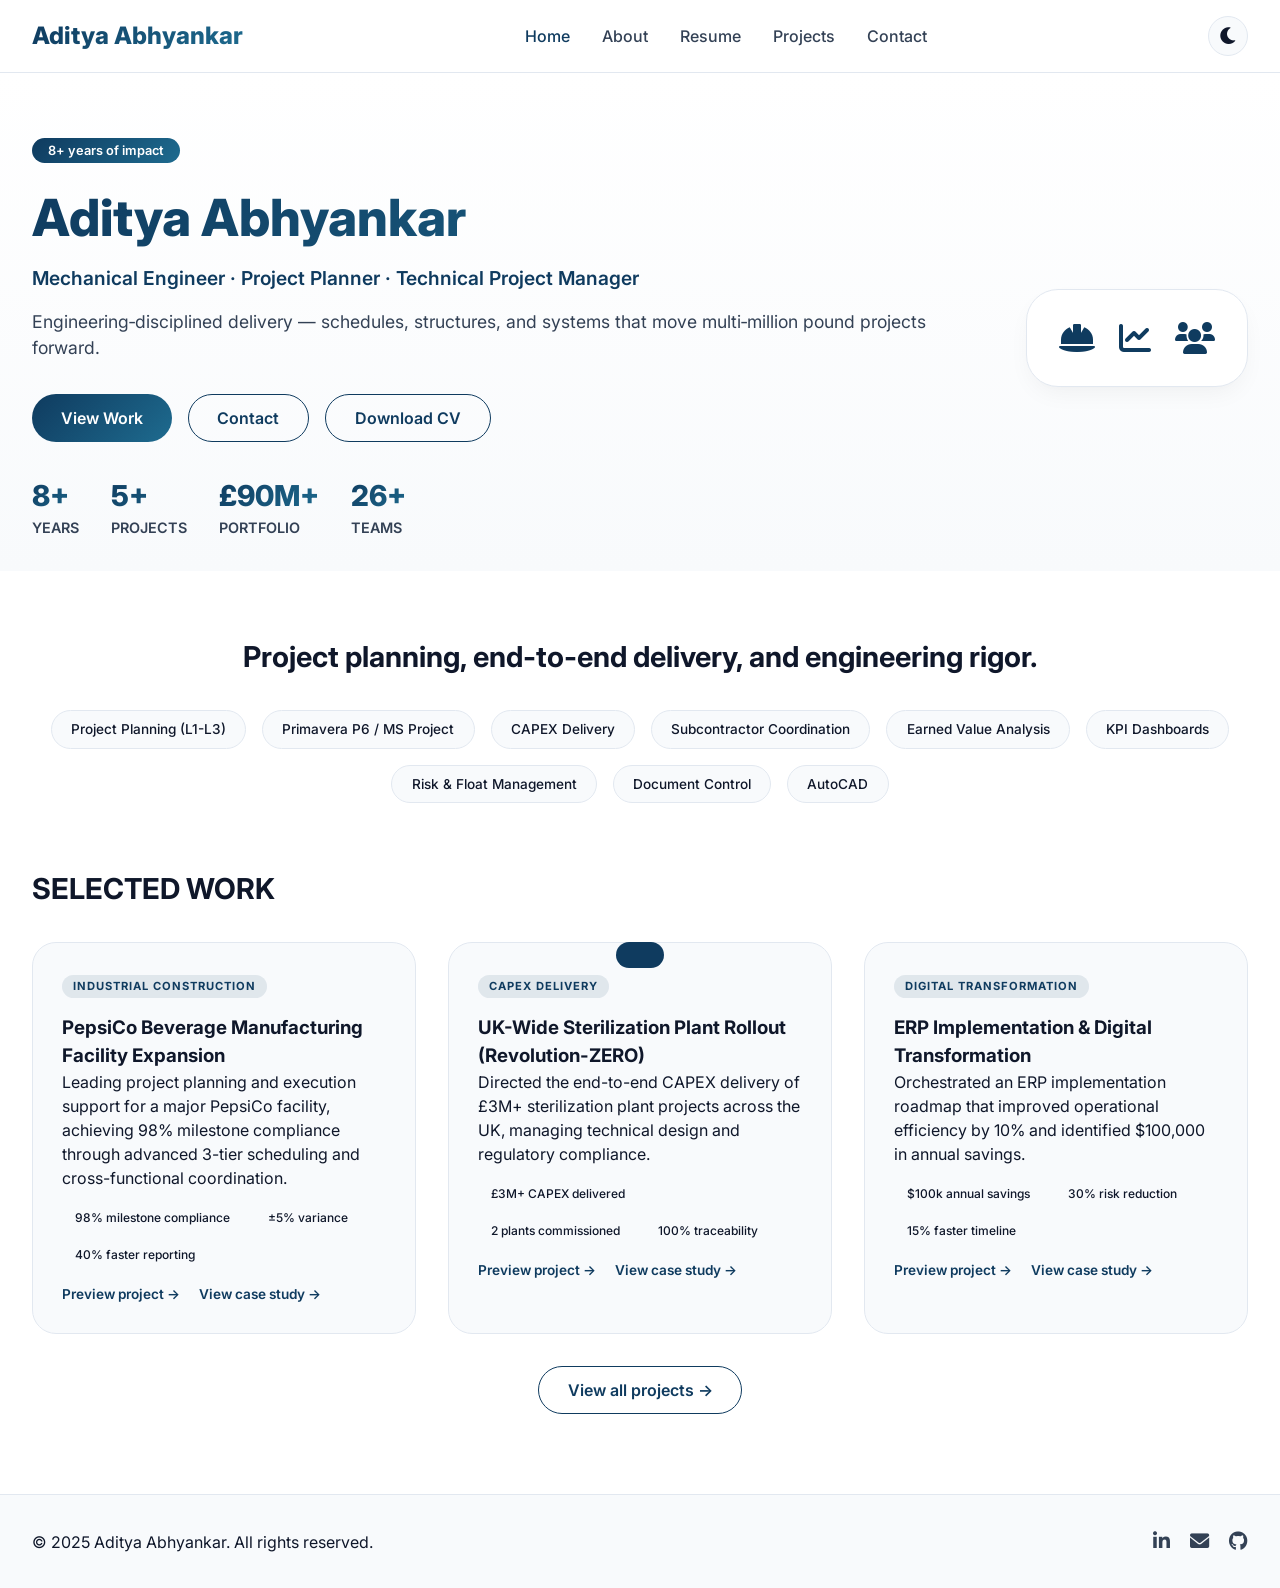
<file: index.html>
<!DOCTYPE html>
<html lang="en">
<head>
  <meta charset="UTF-8">
  <meta name="viewport" content="width=device-width, initial-scale=1.0">
  <title>Aditya Abhyankar | Mechanical Engineer & Project Manager</title>
  <link href="https://fonts.googleapis.com/css2?family=Inter:opsz,wght@14..32,300;400;500;600;700;800&display=swap" rel="stylesheet">
  <link rel="stylesheet" href="https://cdnjs.cloudflare.com/ajax/libs/font-awesome/6.0.0-beta3/css/all.min.css">
  <link rel="stylesheet" href="css/style.css">
  <script src="js/script.js" defer></script>
</head>
<body>
  <header class="navbar">
    <div class="container nav-container">
      <a href="index.html" class="logo">Aditya Abhyankar</a>
      <nav class="nav-links">
        <a href="index.html" class="nav-link active">Home</a>
        <a href="about.html" class="nav-link">About</a>
        <a href="resume.html" class="nav-link">Resume</a>
        <a href="projects.html" class="nav-link">Projects</a>
        <a href="contact.html" class="nav-link">Contact</a>
      </nav>
      <button class="theme-toggle" id="darkModeToggle"><i class="fas fa-moon"></i><i class="fas fa-sun" style="display:none;"></i></button>
    </div>
  </header>

  <main>
    <section class="hero">
      <div class="container hero-grid">
        <div class="hero-text fade-up">
          <div class="hero-badge">8+ years of impact</div>
          <h1>Aditya Abhyankar</h1>
          <p class="hero-titles">Mechanical Engineer · Project Planner · Technical Project Manager</p>
          <p class="hero-description">Engineering‑disciplined delivery — schedules, structures, and systems that move multi‑million pound projects forward.</p>
          <div class="hero-buttons">
            <a href="projects.html" class="btn btn-primary">View Work</a>
            <a href="contact.html" class="btn btn-outline">Contact</a>
            <a href="assets/Aditya_Abhyankar_CV.pdf" class="btn btn-outline" download>Download CV</a>
          </div>
          <div class="stats-row">
            <div class="stat-item"><span class="stat-number">8+</span> YEARS</div>
            <div class="stat-item"><span class="stat-number">5+</span> PROJECTS</div>
            <div class="stat-item"><span class="stat-number">£90M+</span> PORTFOLIO</div>
            <div class="stat-item"><span class="stat-number">26+</span> TEAMS</div>
          </div>
        </div>
        <div class="hero-visual fade-up delay-1">
          <div class="hero-badge-card">
            <i class="fas fa-hard-hat"></i>
            <i class="fas fa-chart-line"></i>
            <i class="fas fa-users"></i>
          </div>
        </div>
      </div>
    </section>

    <section class="competencies container fade-up">
      <h2>Project planning, end‑to‑end delivery, and engineering rigor.</h2>
      <div class="competency-grid">
        <span>Project Planning (L1-L3)</span><span>Primavera P6 / MS Project</span><span>CAPEX Delivery</span>
        <span>Subcontractor Coordination</span><span>Earned Value Analysis</span><span>KPI Dashboards</span>
        <span>Risk & Float Management</span><span>Document Control</span><span>AutoCAD</span>
      </div>
    </section>

    <section class="featured-projects container fade-up">
      <h2>SELECTED WORK</h2>
      <div class="projects-preview-grid" id="featuredProjectsGrid">
        <!-- Will be populated by JS -->
      </div>
      <div class="text-center"><a href="projects.html" class="btn btn-outline">View all projects →</a></div>
    </section>
  </main>

  <footer class="footer">
    <div class="container footer-flex">
      <p>© 2025 Aditya Abhyankar. All rights reserved.</p>
      <div class="social-links">
        <a href="https://www.linkedin.com/in/aditya-abhyankar-249370194" target="_blank"><i class="fab fa-linkedin-in"></i></a>
        <a href="mailto:Aditya.abhyankar22@gmail.com"><i class="fas fa-envelope"></i></a>
        <a href="#"><i class="fab fa-github"></i></a>
      </div>
    </div>
  </footer>
  <div id="toast" class="toast"></div>
  <div id="modal" class="modal">
    <div class="modal-content">
      <span class="modal-close">&times;</span>
      <div id="modal-body"></div>
    </div>
  </div>
  <button id="scrollTopBtn" class="scroll-top"><i class="fas fa-chevron-up"></i></button>
</body>
</html>
</file>
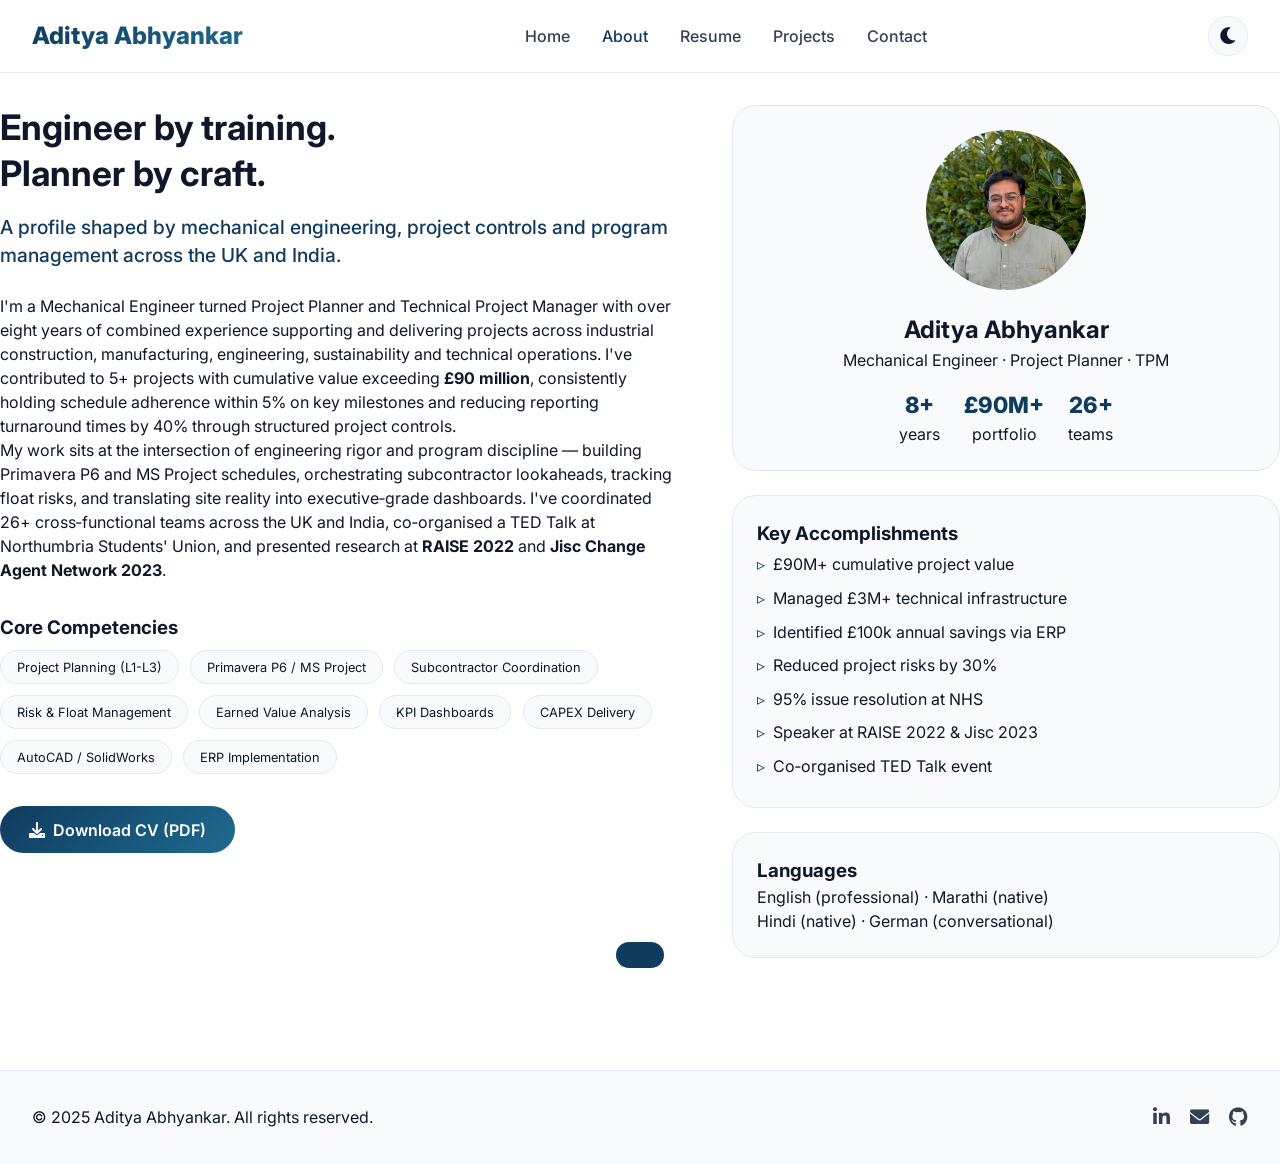
<file: about.html>
<!DOCTYPE html>
<html lang="en">
<head>
  <meta charset="UTF-8">
  <meta name="viewport" content="width=device-width, initial-scale=1.0">
  <title>About | Aditya Abhyankar</title>
  <link href="https://fonts.googleapis.com/css2?family=Inter:opsz,wght@14..32,300;400;500;600;700;800&display=swap" rel="stylesheet">
  <link rel="stylesheet" href="https://cdnjs.cloudflare.com/ajax/libs/font-awesome/6.0.0-beta3/css/all.min.css">
  <link rel="stylesheet" href="css/style.css">
  <script src="js/script.js" defer></script>
</head>
<body>
  <header class="navbar">
    <div class="container nav-container">
      <a href="index.html" class="logo">Aditya Abhyankar</a>
      <nav class="nav-links">
        <a href="index.html" class="nav-link">Home</a>
        <a href="about.html" class="nav-link active">About</a>
        <a href="resume.html" class="nav-link">Resume</a>
        <a href="projects.html" class="nav-link">Projects</a>
        <a href="contact.html" class="nav-link">Contact</a>
      </nav>
      <button class="theme-toggle" id="darkModeToggle"><i class="fas fa-moon"></i><i class="fas fa-sun" style="display:none;"></i></button>
    </div>
  </header>

  <main class="container page-padding">
    <div class="about-grid">
      <div class="about-text fade-up">
        <h1>Engineer by training.<br>Planner by craft.</h1>
        <p class="lead">A profile shaped by mechanical engineering, project controls and program management across the UK and India.</p>
        <p>I'm a Mechanical Engineer turned Project Planner and Technical Project Manager with over eight years of combined experience supporting and delivering projects across industrial construction, manufacturing, engineering, sustainability and technical operations. I've contributed to 5+ projects with cumulative value exceeding <strong>£90 million</strong>, consistently holding schedule adherence within 5% on key milestones and reducing reporting turnaround times by 40% through structured project controls.</p>
        <p>My work sits at the intersection of engineering rigor and program discipline — building Primavera P6 and MS Project schedules, orchestrating subcontractor lookaheads, tracking float risks, and translating site reality into executive‑grade dashboards. I've coordinated 26+ cross‑functional teams across the UK and India, co‑organised a TED Talk at Northumbria Students' Union, and presented research at <strong>RAISE 2022</strong> and <strong>Jisc Change Agent Network 2023</strong>.</p>
        <div class="core-competencies">
          <h3>Core Competencies</h3>
          <div class="competency-tags">
            <span>Project Planning (L1-L3)</span><span>Primavera P6 / MS Project</span><span>Subcontractor Coordination</span>
            <span>Risk & Float Management</span><span>Earned Value Analysis</span><span>KPI Dashboards</span>
            <span>CAPEX Delivery</span><span>AutoCAD / SolidWorks</span><span>ERP Implementation</span>
          </div>
        </div>
        <a href="assets/Aditya_Abhyankar_CV.pdf" class="btn btn-primary" download><i class="fas fa-download"></i> Download CV (PDF)</a>
      </div>
      <div class="about-sidebar fade-up delay-1">
        <div class="profile-card">
          <img src="assets/profile.jpeg" alt="Aditya Abhyankar" class="profile-img" onerror="this.src='https://via.placeholder.com/200?text=Photo'">
          <h2>Aditya Abhyankar</h2>
          <p>Mechanical Engineer · Project Planner · TPM</p>
          <div class="profile-stats">
            <div><span>8+</span> years</div>
            <div><span>£90M+</span> portfolio</div>
            <div><span>26+</span> teams</div>
          </div>
        </div>
        <div class="accomplishment-card">
          <h3>Key Accomplishments</h3>
          <ul>
            <li>£90M+ cumulative project value</li>
            <li>Managed £3M+ technical infrastructure</li>
            <li>Identified £100k annual savings via ERP</li>
            <li>Reduced project risks by 30%</li>
            <li>95% issue resolution at NHS</li>
            <li>Speaker at RAISE 2022 & Jisc 2023</li>
            <li>Co‑organised TED Talk event</li>
          </ul>
        </div>
        <div class="language-card">
          <h3>Languages</h3>
          <p>English (professional) · Marathi (native)<br>Hindi (native) · German (conversational)</p>
        </div>
      </div>
    </div>
  </main>

  <footer class="footer">
    <div class="container footer-flex">
      <p>© 2025 Aditya Abhyankar. All rights reserved.</p>
      <div class="social-links">
        <a href="https://www.linkedin.com/in/aditya-abhyankar-249370194" target="_blank"><i class="fab fa-linkedin-in"></i></a>
        <a href="mailto:Aditya.abhyankar22@gmail.com"><i class="fas fa-envelope"></i></a>
        <a href="#"><i class="fab fa-github"></i></a>
      </div>
    </div>
  </footer>
  <div id="toast" class="toast"></div>
  <div id="modal" class="modal">
    <div class="modal-content">
      <span class="modal-close">&times;</span>
      <div id="modal-body"></div>
    </div>
  </div>
  <button id="scrollTopBtn" class="scroll-top"><i class="fas fa-chevron-up"></i></button>
</body>
</html>
</file>
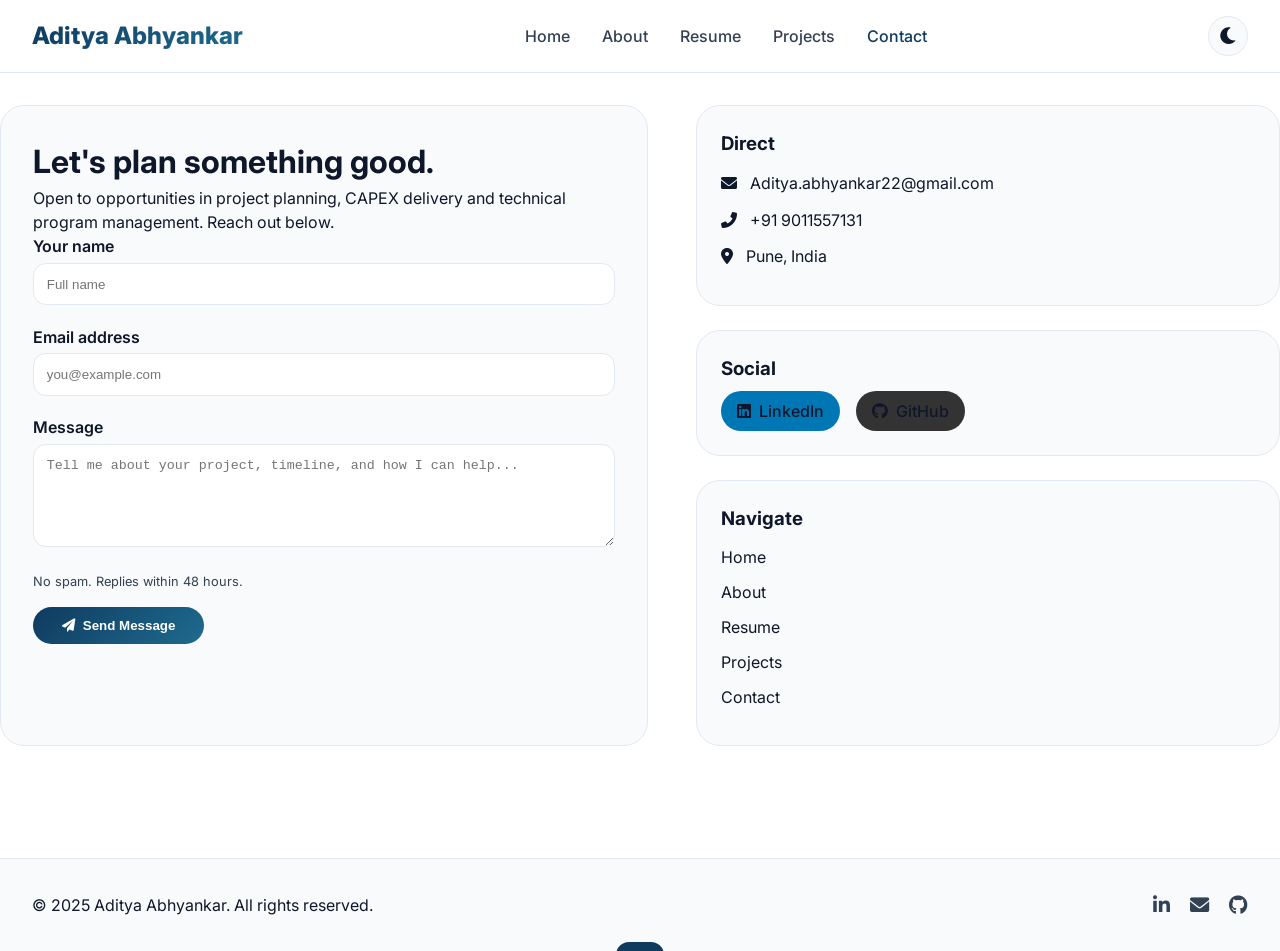
<file: contact.html>
<!DOCTYPE html>
<html lang="en">
<head>
  <meta charset="UTF-8">
  <meta name="viewport" content="width=device-width, initial-scale=1.0">
  <title>Contact | Aditya Abhyankar</title>
  <link href="https://fonts.googleapis.com/css2?family=Inter:opsz,wght@14..32,300;400;500;600;700;800&display=swap" rel="stylesheet">
  <link rel="stylesheet" href="https://cdnjs.cloudflare.com/ajax/libs/font-awesome/6.0.0-beta3/css/all.min.css">
  <link rel="stylesheet" href="css/style.css">
  <script src="js/script.js" defer></script>
</head>
<body>
  <header class="navbar">
    <div class="container nav-container">
      <a href="index.html" class="logo">Aditya Abhyankar</a>
      <nav class="nav-links">
        <a href="index.html" class="nav-link">Home</a>
        <a href="about.html" class="nav-link">About</a>
        <a href="resume.html" class="nav-link">Resume</a>
        <a href="projects.html" class="nav-link">Projects</a>
        <a href="contact.html" class="nav-link active">Contact</a>
      </nav>
      <button class="theme-toggle" id="darkModeToggle"><i class="fas fa-moon"></i><i class="fas fa-sun" style="display:none;"></i></button>
    </div>
  </header>

  <main class="container page-padding">
    <div class="contact-grid">
      <div class="contact-form-col fade-up">
        <h1>Let's plan something good.</h1>
        <p>Open to opportunities in project planning, CAPEX delivery and technical program management. Reach out below.</p>
        <!-- Web3Forms free endpoint – sends email directly to you -->
        <form id="contactForm" action="https://api.web3forms.com/submit" method="POST">
          <input type="hidden" name="access_key" value="e556db48-9042-4daa-9ee9-b294963e883f">
          <input type="hidden" name="subject" value="New message from Aditya's Portfolio">
          <input type="hidden" name="from_name" value="Portfolio Contact">
          <input type="hidden" name="replyto" id="replyto-field">
          <input type="checkbox" name="botcheck" style="display: none;">
          <div class="form-group">
            <label>Your name</label>
            <input type="text" name="name" id="name" placeholder="Full name" required>
          </div>
          <div class="form-group">
            <label>Email address</label>
            <input type="email" name="email" id="email" placeholder="you@example.com" required>
          </div>
          <div class="form-group">
            <label>Message</label>
            <textarea name="message" id="message" rows="5" placeholder="Tell me about your project, timeline, and how I can help..." required></textarea>
          </div>
          <p class="form-note">No spam. Replies within 48 hours.</p>
          <button type="submit" class="btn btn-primary"><i class="fas fa-paper-plane"></i> Send Message</button>
        </form>
      </div>
      <div class="contact-info-col fade-up delay-1">
        <div class="contact-card">
          <h3>Direct</h3>
          <p><i class="fas fa-envelope"></i> <a href="mailto:Aditya.abhyankar22@gmail.com">Aditya.abhyankar22@gmail.com</a></p>
          <p><i class="fas fa-phone-alt"></i> +91 9011557131</p>
          <p><i class="fas fa-map-marker-alt"></i> Pune, India</p>
        </div>
        <div class="contact-card">
          <h3>Social</h3>
          <div class="social-buttons">
            <a href="https://www.linkedin.com/in/aditya-abhyankar-249370194" target="_blank" class="social-btn linkedin"><i class="fab fa-linkedin"></i> LinkedIn</a>
            <a href="#" class="social-btn github"><i class="fab fa-github"></i> GitHub</a>
          </div>
        </div>
        <div class="contact-card">
          <h3>Navigate</h3>
          <ul class="nav-links-vertical">
            <li><a href="index.html">Home</a></li>
            <li><a href="about.html">About</a></li>
            <li><a href="resume.html">Resume</a></li>
            <li><a href="projects.html">Projects</a></li>
            <li><a href="contact.html">Contact</a></li>
          </ul>
        </div>
      </div>
    </div>
  </main>

  <footer class="footer">
    <div class="container footer-flex">
      <p>© 2025 Aditya Abhyankar. All rights reserved.</p>
      <div class="social-links">
        <a href="https://www.linkedin.com/in/aditya-abhyankar-249370194" target="_blank"><i class="fab fa-linkedin-in"></i></a>
        <a href="mailto:Aditya.abhyankar22@gmail.com"><i class="fas fa-envelope"></i></a>
        <a href="#"><i class="fab fa-github"></i></a>
      </div>
    </div>
  </footer>
  <div id="toast" class="toast"></div>
  <div id="modal" class="modal">
    <div class="modal-content">
      <span class="modal-close">&times;</span>
      <div id="modal-body"></div>
    </div>
  </div>
  <button id="scrollTopBtn" class="scroll-top"><i class="fas fa-chevron-up"></i></button>
</body>
</html>
</file>
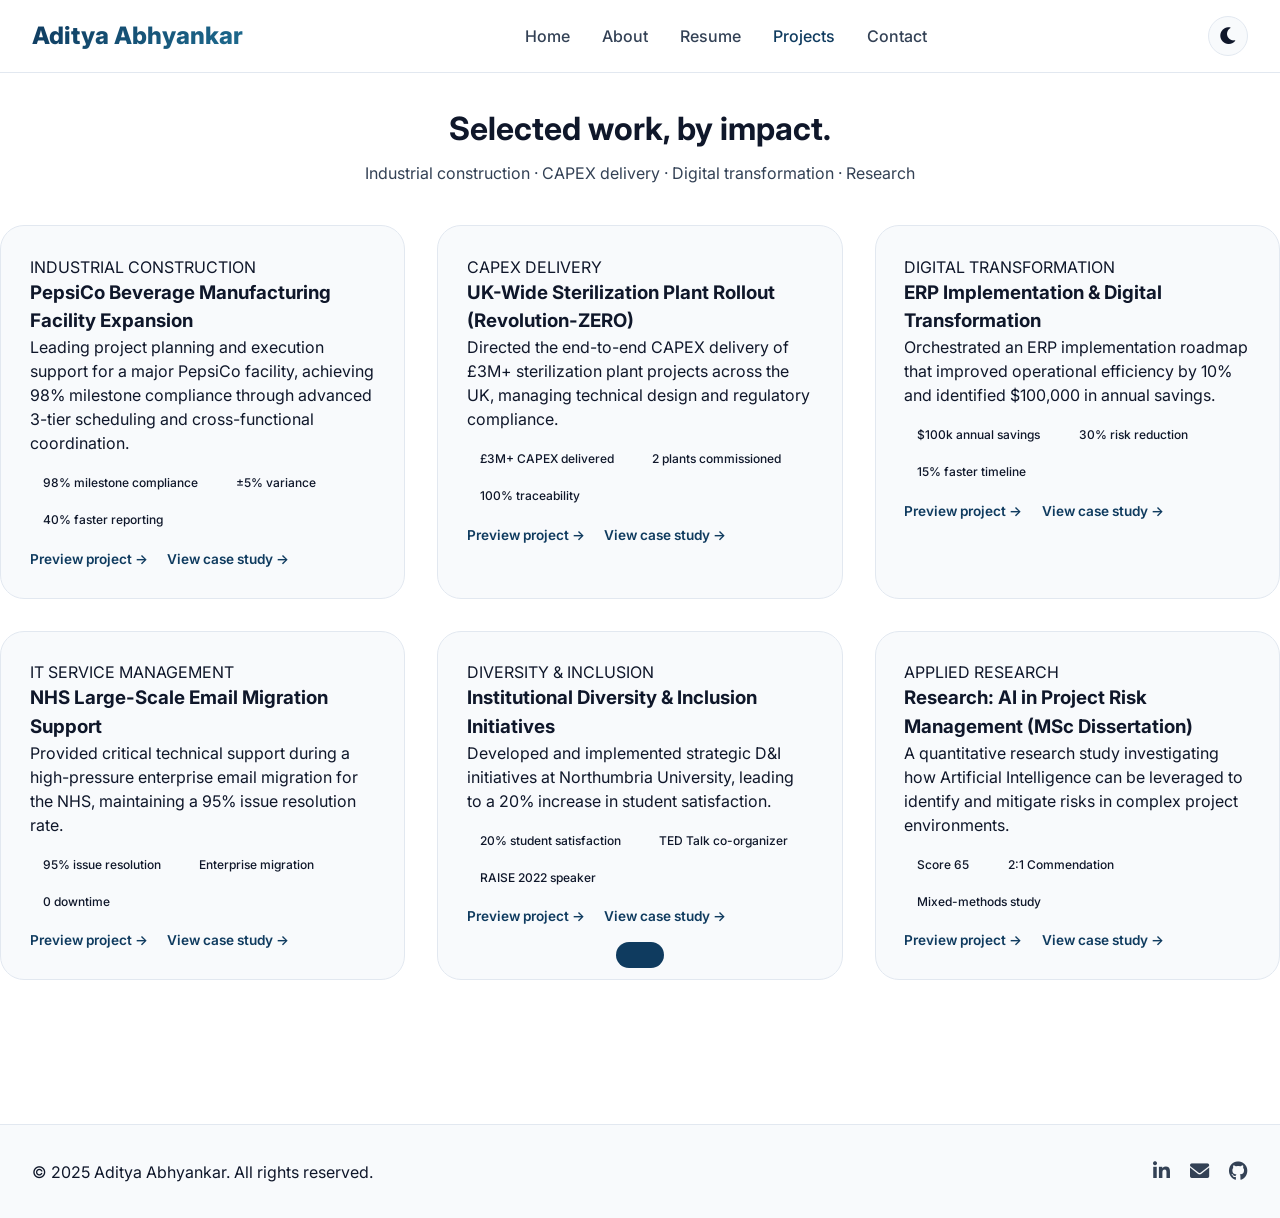
<file: projects.html>
<!DOCTYPE html>
<html lang="en">
<head>
  <meta charset="UTF-8">
  <meta name="viewport" content="width=device-width, initial-scale=1.0">
  <title>Projects | Aditya Abhyankar</title>
  <link href="https://fonts.googleapis.com/css2?family=Inter:opsz,wght@14..32,300;400;500;600;700;800&display=swap" rel="stylesheet">
  <link rel="stylesheet" href="https://cdnjs.cloudflare.com/ajax/libs/font-awesome/6.0.0-beta3/css/all.min.css">
  <link rel="stylesheet" href="css/style.css">
  <script src="js/script.js" defer></script>
</head>
<body>
  <header class="navbar">
    <div class="container nav-container">
      <a href="index.html" class="logo">Aditya Abhyankar</a>
      <nav class="nav-links">
        <a href="index.html" class="nav-link">Home</a>
        <a href="about.html" class="nav-link">About</a>
        <a href="resume.html" class="nav-link">Resume</a>
        <a href="projects.html" class="nav-link active">Projects</a>
        <a href="contact.html" class="nav-link">Contact</a>
      </nav>
      <button class="theme-toggle" id="darkModeToggle"><i class="fas fa-moon"></i><i class="fas fa-sun" style="display:none;"></i></button>
    </div>
  </header>

  <main class="container page-padding">
    <div class="page-header fade-up">
      <h1>Selected work, by impact.</h1>
      <p class="subhead">Industrial construction · CAPEX delivery · Digital transformation · Research</p>
    </div>
    <div id="projectsFullGrid" class="projects-full-grid">
      <!-- Projects will be injected by JS -->
    </div>
  </main>

  <footer class="footer">
    <div class="container footer-flex">
      <p>© 2025 Aditya Abhyankar. All rights reserved.</p>
      <div class="social-links">
        <a href="https://www.linkedin.com/in/aditya-abhyankar-249370194" target="_blank"><i class="fab fa-linkedin-in"></i></a>
        <a href="mailto:Aditya.abhyankar22@gmail.com"><i class="fas fa-envelope"></i></a>
        <a href="#"><i class="fab fa-github"></i></a>
      </div>
    </div>
  </footer>
  <div id="toast" class="toast"></div>
  <div id="modal" class="modal">
    <div class="modal-content">
      <span class="modal-close">&times;</span>
      <div id="modal-body"></div>
    </div>
  </div>
  <button id="scrollTopBtn" class="scroll-top"><i class="fas fa-chevron-up"></i></button>
</body>
</html>
</file>
<file: css/style.css>
* {
  margin: 0;
  padding: 0;
  box-sizing: border-box;
}

:root {
  --bg: #ffffff;
  --surface: #f8fafc;
  --surface-elevated: #ffffff;
  --text: #0f172a;
  --text-light: #334155;
  --accent: #0f3b5f;
  --accent-light: #1e5a7a;
  --accent-grad: linear-gradient(135deg, #0f3b5f 0%, #1e6b8f 100%);
  --border: #e2e8f0;
  --card-shadow: 0 10px 25px -5px rgba(0,0,0,0.05), 0 8px 10px -6px rgba(0,0,0,0.02);
}

body.dark {
  --bg: #0a0f1c;
  --surface: #111827;
  --surface-elevated: #1f2937;
  --text: #f1f5f9;
  --text-light: #cbd5e1;
  --accent: #60a5fa;
  --accent-light: #93c5fd;
  --accent-grad: linear-gradient(135deg, #3b82f6 0%, #60a5fa 100%);
  --border: #334155;
}

body {
  font-family: 'Inter', sans-serif;
  background: var(--bg);
  color: var(--text);
  line-height: 1.5;
  transition: background 0.2s, color 0.2s;
}

.container {
  max-width: 1280px;
  margin: 0 auto;
  padding: 0 2rem;
}

/* Navbar */
.navbar {
  position: sticky;
  top: 0;
  background: rgba(255,255,255,0.8);
  backdrop-filter: blur(12px);
  border-bottom: 1px solid var(--border);
  z-index: 100;
  padding: 1rem 0;
}
body.dark .navbar {
  background: rgba(10,15,28,0.9);
}
.nav-container {
  display: flex;
  justify-content: space-between;
  align-items: center;
  flex-wrap: wrap;
  gap: 1rem;
}
.logo {
  font-weight: 800;
  font-size: 1.5rem;
  background: var(--accent-grad);
  -webkit-background-clip: text;
  background-clip: text;
  color: transparent;
  text-decoration: none;
}
.nav-links {
  display: flex;
  gap: 2rem;
}
.nav-link {
  text-decoration: none;
  font-weight: 500;
  color: var(--text-light);
  transition: 0.2s;
}
.nav-link:hover, .nav-link.active { color: var(--accent); }
.theme-toggle {
  background: var(--surface);
  border: 1px solid var(--border);
  border-radius: 40px;
  width: 40px;
  height: 40px;
  cursor: pointer;
  font-size: 1.2rem;
  display: flex;
  align-items: center;
  justify-content: center;
  color: var(--text);
}

/* Hero */
.hero {
  padding: 4rem 0 2rem;
  background: linear-gradient(180deg, var(--bg) 0%, var(--surface) 100%);
}
.hero-grid {
  display: flex;
  align-items: center;
  justify-content: space-between;
  gap: 3rem;
  flex-wrap: wrap;
}
.hero-text { flex: 1.2; }
.hero-badge {
  display: inline-block;
  background: var(--accent-grad);
  color: white;
  padding: 0.2rem 1rem;
  border-radius: 40px;
  font-size: 0.8rem;
  font-weight: 600;
  margin-bottom: 1rem;
}
.hero-text h1 {
  font-size: 3.2rem;
  font-weight: 800;
  margin-bottom: 0.5rem;
  background: var(--accent-grad);
  -webkit-background-clip: text;
  background-clip: text;
  color: transparent;
}
.hero-titles {
  font-size: 1.2rem;
  color: var(--accent);
  font-weight: 600;
  margin-bottom: 1rem;
}
.hero-description {
  font-size: 1.1rem;
  color: var(--text-light);
  margin-bottom: 2rem;
}
.hero-buttons {
  display: flex;
  gap: 1rem;
  flex-wrap: wrap;
  margin-bottom: 2rem;
}
.btn {
  display: inline-flex;
  align-items: center;
  gap: 0.5rem;
  padding: 0.7rem 1.8rem;
  border-radius: 40px;
  text-decoration: none;
  font-weight: 600;
  transition: 0.2s;
  cursor: pointer;
  border: none;
}
.btn-primary {
  background: var(--accent-grad);
  color: white;
}
.btn-primary:hover {
  opacity: 0.9;
  transform: translateY(-2px);
}
.btn-outline {
  border: 1px solid var(--accent);
  color: var(--accent);
  background: transparent;
}
.btn-outline:hover {
  background: var(--accent);
  color: white;
  transform: translateY(-2px);
}
.stats-row {
  display: flex;
  gap: 2rem;
  flex-wrap: wrap;
}
.stat-item {
  font-weight: 600;
  font-size: 0.9rem;
  color: var(--text-light);
}
.stat-number {
  display: block;
  font-size: 1.8rem;
  font-weight: 800;
  background: var(--accent-grad);
  -webkit-background-clip: text;
  background-clip: text;
  color: transparent;
}
.hero-badge-card {
  background: var(--surface-elevated);
  border-radius: 2rem;
  padding: 2rem;
  display: flex;
  gap: 1.5rem;
  font-size: 2rem;
  color: var(--accent);
  box-shadow: var(--card-shadow);
  border: 1px solid var(--border);
}

/* Competencies */
.competencies {
  margin: 4rem auto;
  text-align: center;
}
.competencies h2 {
  font-size: 1.8rem;
  margin-bottom: 2rem;
}
.competency-grid {
  display: flex;
  flex-wrap: wrap;
  justify-content: center;
  gap: 1rem;
}
.competency-grid span {
  background: var(--surface);
  padding: 0.5rem 1.2rem;
  border-radius: 40px;
  font-size: 0.85rem;
  font-weight: 500;
  border: 1px solid var(--border);
}

/* Featured projects */
.featured-projects {
  margin: 4rem auto;
}
.featured-projects h2 {
  font-size: 1.8rem;
  margin-bottom: 2rem;
}
.projects-preview-grid, .projects-full-grid {
  display: grid;
  grid-template-columns: repeat(auto-fit, minmax(300px, 1fr));
  gap: 2rem;
  margin-bottom: 2rem;
}
.preview-card, .project-full-card {
  background: var(--surface);
  padding: 1.8rem;
  border-radius: 1.5rem;
  border: 1px solid var(--border);
  transition: 0.2s;
}
.preview-card:hover, .project-full-card:hover {
  transform: translateY(-4px);
  box-shadow: var(--card-shadow);
}
.project-category {
  font-size: 0.7rem;
  font-weight: 700;
  text-transform: uppercase;
  letter-spacing: 1px;
  color: var(--accent);
  background: rgba(15,59,95,0.1);
  padding: 0.2rem 0.7rem;
  border-radius: 20px;
  display: inline-block;
  margin-bottom: 1rem;
}
.metric-chips, .project-metrics {
  display: flex;
  flex-wrap: wrap;
  gap: 0.8rem;
  margin: 1rem 0;
}
.metric-chips span, .project-metrics span {
  background: var(--accent-soft);
  padding: 0.2rem 0.8rem;
  border-radius: 20px;
  font-size: 0.75rem;
  font-weight: 500;
}
.preview-links, .project-links {
  display: flex;
  gap: 1.2rem;
  margin-top: 0.5rem;
}
.preview-links a, .project-link {
  color: var(--accent);
  text-decoration: none;
  font-weight: 600;
  font-size: 0.85rem;
  cursor: pointer;
}
.preview-links a:hover, .project-link:hover {
  text-decoration: underline;
}
.text-center {
  text-align: center;
}

/* About page */
.about-grid {
  display: grid;
  grid-template-columns: 1fr 0.8fr;
  gap: 3rem;
  align-items: start;
}
.about-text h1 {
  font-size: 2.2rem;
  line-height: 1.3;
  margin-bottom: 1rem;
}
.lead {
  font-size: 1.2rem;
  font-weight: 500;
  color: var(--accent);
  margin-bottom: 1.5rem;
}
.core-competencies {
  margin: 2rem 0;
}
.competency-tags {
  display: flex;
  flex-wrap: wrap;
  gap: 0.7rem;
  margin-top: 0.5rem;
}
.competency-tags span {
  background: var(--surface);
  padding: 0.4rem 1rem;
  border-radius: 40px;
  font-size: 0.8rem;
  border: 1px solid var(--border);
}
.about-sidebar {
  display: flex;
  flex-direction: column;
  gap: 1.5rem;
}
.profile-card {
  background: var(--surface);
  border-radius: 1.5rem;
  padding: 1.5rem;
  text-align: center;
  border: 1px solid var(--border);
}
.profile-img {
  width: 160px;
  height: 160px;
  border-radius: 50%;
  object-fit: cover;
  margin-bottom: 1rem;
}
.profile-stats {
  display: flex;
  justify-content: center;
  gap: 1.5rem;
  margin-top: 1rem;
}
.profile-stats div span {
  display: block;
  font-size: 1.4rem;
  font-weight: 800;
  color: var(--accent);
}
.accomplishment-card, .language-card {
  background: var(--surface);
  border-radius: 1.5rem;
  padding: 1.5rem;
  border: 1px solid var(--border);
}
.accomplishment-card ul {
  list-style: none;
  padding-left: 0;
}
.accomplishment-card li {
  padding: 0.3rem 0;
  display: flex;
  align-items: center;
  gap: 0.5rem;
}
.accomplishment-card li::before {
  content: "▹";
  color: var(--accent);
}

/* Resume page (job entries etc) - keep compact */
.resume-header {
  text-align: center;
  margin-bottom: 3rem;
}
.resume-section h2 {
  font-size: 1.6rem;
  margin-bottom: 1.5rem;
  border-left: 4px solid var(--accent);
  padding-left: 1rem;
}
.job-entry, .edu-entry {
  background: var(--surface);
  border-radius: 1.5rem;
  padding: 1.5rem;
  margin-bottom: 1.5rem;
  border: 1px solid var(--border);
}
.job-header {
  display: flex;
  flex-wrap: wrap;
  justify-content: space-between;
  align-items: baseline;
  margin-bottom: 0.5rem;
}
.job-title {
  display: flex;
  align-items: center;
  gap: 0.8rem;
}
.company-logo {
  width: 32px;
  height: 32px;
  object-fit: contain;
}
.date {
  font-size: 0.85rem;
  color: var(--text-light);
}
.job-photos {
  display: flex;
  gap: 1rem;
  margin-top: 1rem;
  flex-wrap: wrap;
}
.job-photos img {
  width: 100px;
  height: 70px;
  object-fit: cover;
  border-radius: 8px;
  border: 1px solid var(--border);
}
.skills-grid {
  display: flex;
  flex-wrap: wrap;
  gap: 0.8rem;
}
.skills-grid span {
  background: var(--surface);
  padding: 0.5rem 1.2rem;
  border-radius: 40px;
  border: 1px solid var(--border);
}
.achievements-list {
  list-style: none;
  display: grid;
  grid-template-columns: repeat(auto-fill, minmax(250px,1fr));
  gap: 0.8rem;
}
.achievements-list li::before {
  content: "▹";
  color: var(--accent);
  margin-right: 0.5rem;
}

/* Contact page */
.contact-grid {
  display: grid;
  grid-template-columns: 1fr 0.9fr;
  gap: 3rem;
}
.contact-form-col {
  background: var(--surface);
  border-radius: 1.5rem;
  padding: 2rem;
  border: 1px solid var(--border);
}
.form-group {
  margin-bottom: 1.2rem;
}
.form-group label {
  display: block;
  font-weight: 600;
  margin-bottom: 0.3rem;
}
.form-group input, .form-group textarea {
  width: 100%;
  padding: 0.8rem;
  border-radius: 0.8rem;
  border: 1px solid var(--border);
  background: var(--bg);
  color: var(--text);
}
.form-note {
  font-size: 0.8rem;
  color: var(--text-light);
  margin: 0.5rem 0 1rem;
}
.contact-info-col {
  display: flex;
  flex-direction: column;
  gap: 1.5rem;
}
.contact-card {
  background: var(--surface);
  border-radius: 1.5rem;
  padding: 1.5rem;
  border: 1px solid var(--border);
}
.contact-card p {
  margin: 0.8rem 0;
  display: flex;
  align-items: center;
  gap: 0.8rem;
}
.contact-card a {
  color: var(--text);
  text-decoration: none;
}
.contact-card a:hover {
  color: var(--accent);
}
.social-buttons {
  display: flex;
  gap: 1rem;
  margin-top: 0.5rem;
}
.social-btn {
  padding: 0.5rem 1rem;
  border-radius: 40px;
  text-decoration: none;
  font-weight: 500;
  display: inline-flex;
  align-items: center;
  gap: 0.5rem;
}
.linkedin { background: #0077b5; color: white; }
.github { background: #333; color: white; }
.nav-links-vertical {
  list-style: none;
  padding: 0;
}
.nav-links-vertical li {
  margin: 0.7rem 0;
}
.nav-links-vertical a {
  text-decoration: none;
  color: var(--text);
}
.nav-links-vertical a:hover {
  color: var(--accent);
}

/* Footer, Toast, Modal */
.footer {
  margin-top: 5rem;
  background: var(--surface);
  border-top: 1px solid var(--border);
  padding: 2rem 0;
}
.footer-flex {
  display: flex;
  justify-content: space-between;
  align-items: center;
  flex-wrap: wrap;
  gap: 1rem;
}
.social-links a {
  color: var(--text-light);
  margin-left: 1rem;
  font-size: 1.2rem;
  transition: 0.2s;
}
.social-links a:hover {
  color: var(--accent);
}
.scroll-top {
  position: fixed;
  bottom: 2rem;
  right: 2rem;
  background: var(--accent-grad);
  color: white;
  border: none;
  width: 44px;
  height: 44px;
  border-radius: 50%;
  cursor: pointer;
  display: none;
}
.toast {
  position: fixed;
  bottom: 2rem;
  left: 50%;
  transform: translateX(-50%) translateY(100px);
  background: var(--accent);
  color: white;
  padding: 0.8rem 1.5rem;
  border-radius: 40px;
  font-size: 0.9rem;
  z-index: 1000;
  transition: transform 0.3s;
}
.toast.show {
  transform: translateX(-50%) translateY(0);
}
.modal {
  display: none;
  position: fixed;
  z-index: 1000;
  left: 0;
  top: 0;
  width: 100%;
  height: 100%;
  background-color: rgba(0,0,0,0.7);
  backdrop-filter: blur(4px);
}
.modal-content {
  background: var(--surface);
  margin: 5% auto;
  padding: 2rem;
  border-radius: 1.5rem;
  width: 90%;
  max-width: 700px;
  max-height: 80vh;
  overflow-y: auto;
  position: relative;
}
.modal-close {
  position: absolute;
  right: 1.5rem;
  top: 1rem;
  font-size: 2rem;
  cursor: pointer;
}
.fade-up {
  opacity: 0;
  transform: translateY(20px);
  animation: fadeUp 0.5s forwards;
}
@keyframes fadeUp {
  to { opacity: 1; transform: translateY(0); }
}
.delay-1 { animation-delay: 0.1s; }
.delay-2 { animation-delay: 0.2s; }
.page-padding { padding: 2rem 0; }
.page-header { text-align: center; margin-bottom: 2.5rem; }
.subhead { color: var(--text-light); max-width: 600px; margin: 0.5rem auto 0; }
@media (max-width: 900px) {
  .about-grid, .contact-grid {
    grid-template-columns: 1fr;
  }
  .hero-grid {
    flex-direction: column;
    text-align: center;
  }
  .stats-row {
    justify-content: center;
  }
  .nav-links {
    gap: 1rem;
  }
  .container {
    padding: 0 1rem;
  }
}
</file>
